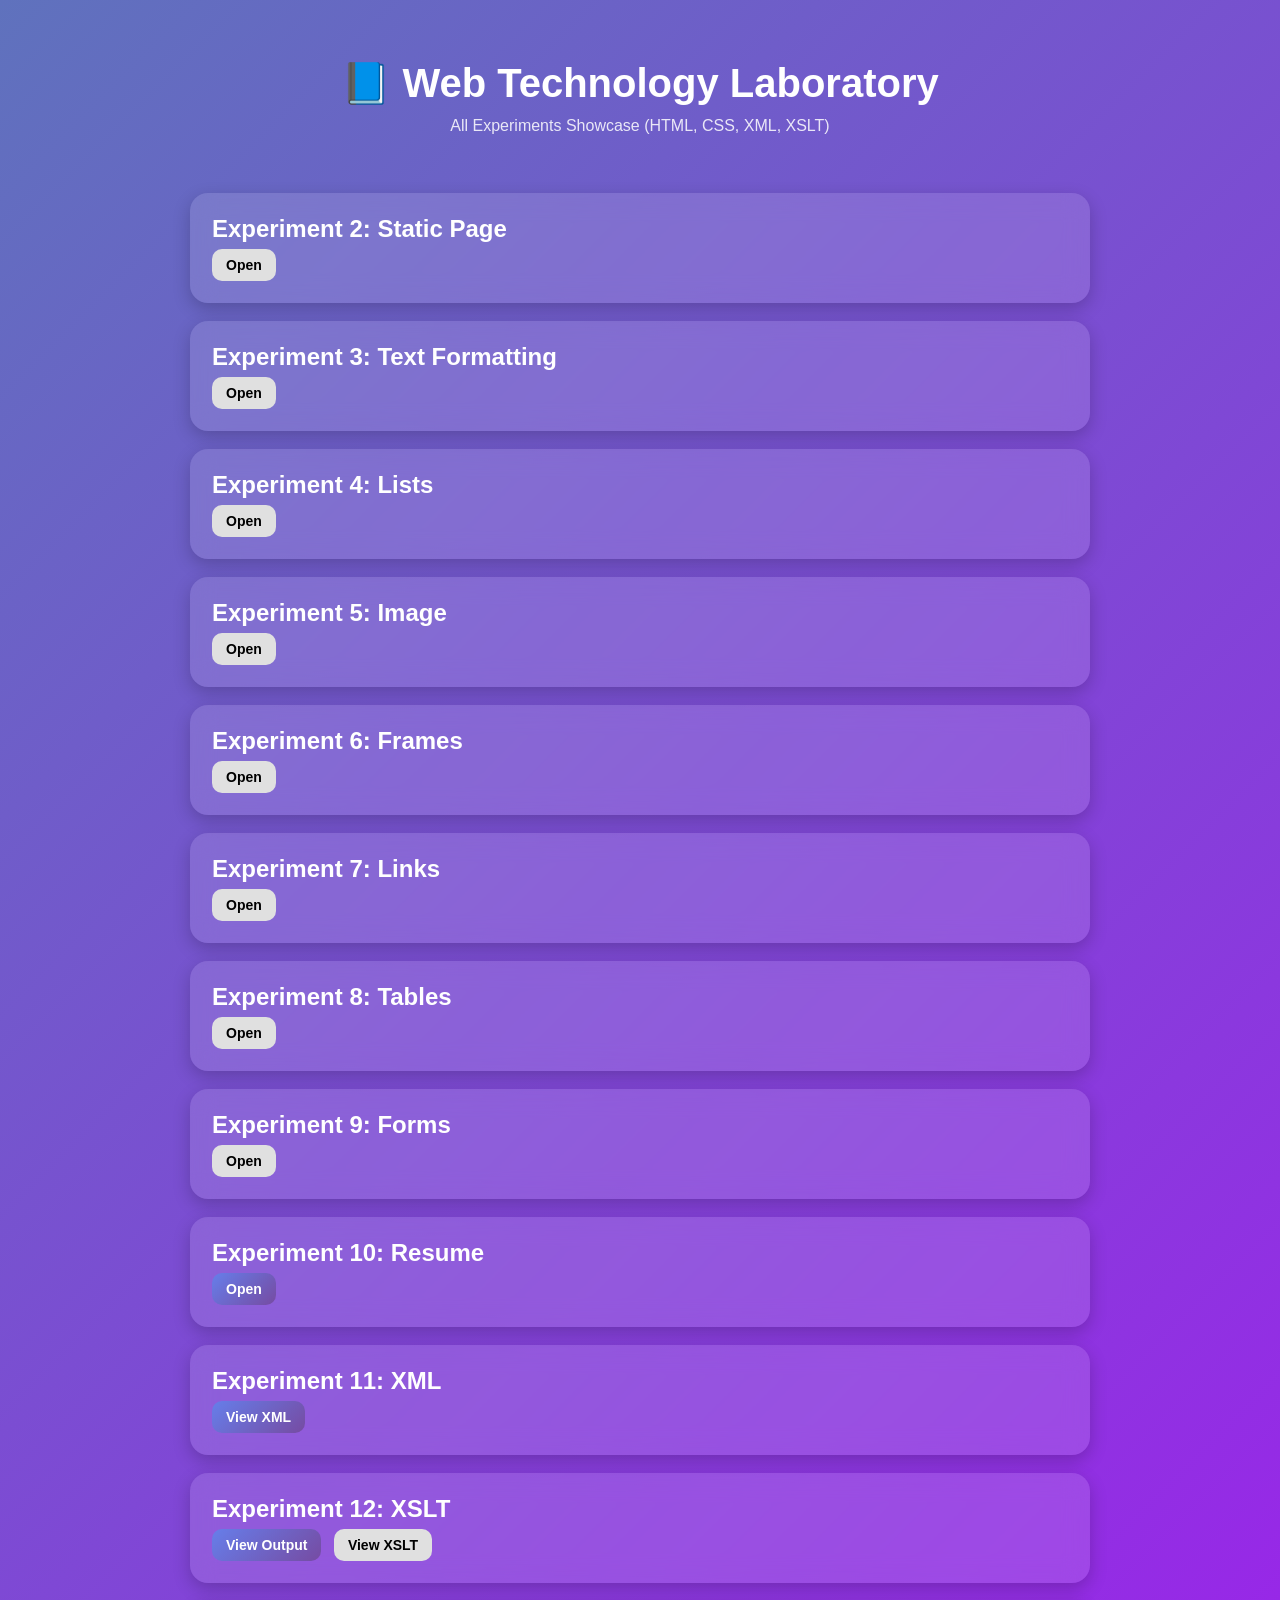
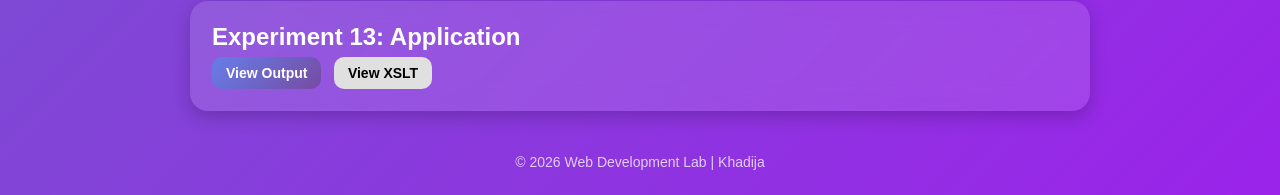
<file: web/index.html>
<!DOCTYPE html>
<html lang="en">
<head>
<meta charset="UTF-8">
<title>Web Development Lab</title>

<style>
* { margin:0; padding:0; box-sizing:border-box; }

body {
    font-family: 'Segoe UI', sans-serif;
    background: linear-gradient(135deg, #5f72bd, #9b23ea);
    color: white;
}

/* HEADER */
header {
    padding: 60px 20px 40px;
    text-align: center;
}

header h1 {
    font-size: 40px;
    margin-bottom: 10px;
}

header p {
    opacity: 0.85;
}

/* CONTAINER */
.container {
    width: 90%;
    max-width: 900px;
    margin: auto;
}

/* CARD */
.card {
    background: rgba(255,255,255,0.12);
    backdrop-filter: blur(12px);
    border-radius: 18px;
    padding: 22px;
    margin: 18px 0;
    transition: all 0.3s ease;
    box-shadow: 0 6px 18px rgba(0,0,0,0.2);
}

.card:hover {
    transform: translateY(-6px) scale(1.01);
}

/* TEXT */
.card h2 {
    margin-bottom: 6px;
}

.card p {
    font-size: 14px;
    opacity: 0.8;
    margin-bottom: 10px;
}

/* BUTTONS */
.btn {
    display: inline-block;
    padding: 8px 14px;
    border-radius: 10px;
    text-decoration: none;
    font-weight: bold;
    font-size: 14px;
    margin-right: 8px;
    transition: 0.2s;
}

.btn:hover {
    opacity: 0.9;
}

.raw {
    background: #e0e0e0;
    color: black;
}

.css {
    background: linear-gradient(135deg, #667eea, #764ba2);
    color: white;
}

/* FOOTER */
footer {
    text-align: center;
    padding: 25px;
    opacity: 0.75;
    font-size: 14px;
}
</style>

</head>

<body>

<header>
    <h1>📘 Web Technology Laboratory</h1>
    <p>All Experiments Showcase (HTML, CSS, XML, XSLT)</p>
</header>

<div class="container">

<div class="card">
<h2>Experiment 2: Static Page</h2>
<a href="expt2.html" class="btn raw">Open</a>
</div>

<div class="card">
<h2>Experiment 3: Text Formatting</h2>
<a href="expt3.html" class="btn raw">Open</a>
</div>

<div class="card">
<h2>Experiment 4: Lists</h2>
<a href="expt4.html" class="btn raw">Open</a>
</div>

<div class="card">
<h2>Experiment 5: Image</h2>
<a href="expt5image.html" class="btn raw">Open</a>
</div>

<div class="card">
<h2>Experiment 6: Frames</h2>
<a href="expt6frames.html" class="btn raw">Open</a>
</div>

<div class="card">
<h2>Experiment 7: Links</h2>
<a href="expt7link.html" class="btn raw">Open</a>
</div>

<div class="card">
<h2>Experiment 8: Tables</h2>
<a href="expt8table.html" class="btn raw">Open</a>
</div>

<div class="card">
<h2>Experiment 9: Forms</h2>
<a href="expt9form.html" class="btn raw">Open</a>
</div>

<div class="card">
<h2>Experiment 10: Resume</h2>
<a href="expt10resume1.html" class="btn css">Open</a>
</div>

<div class="card">
<h2>Experiment 11: XML</h2>
<a href="expt11student.xml" class="btn css">View XML</a>
</div>

<div class="card">
<h2>Experiment 12: XSLT</h2>
<a href="expt12students.xml" class="btn css">View Output</a>
<a href="expt12students.xsl" class="btn raw">View XSLT</a>
</div>

<div class="card">
<h2>Experiment 13: Application</h2>
<a href="expt13app.xml" class="btn css">View Output</a>
<a href="expt13app.xsl" class="btn raw">View XSLT</a>
</div>

</div>

<footer>
<p>© 2026 Web Development Lab | Khadija</p>
</footer>

</body>
</html>
</file>
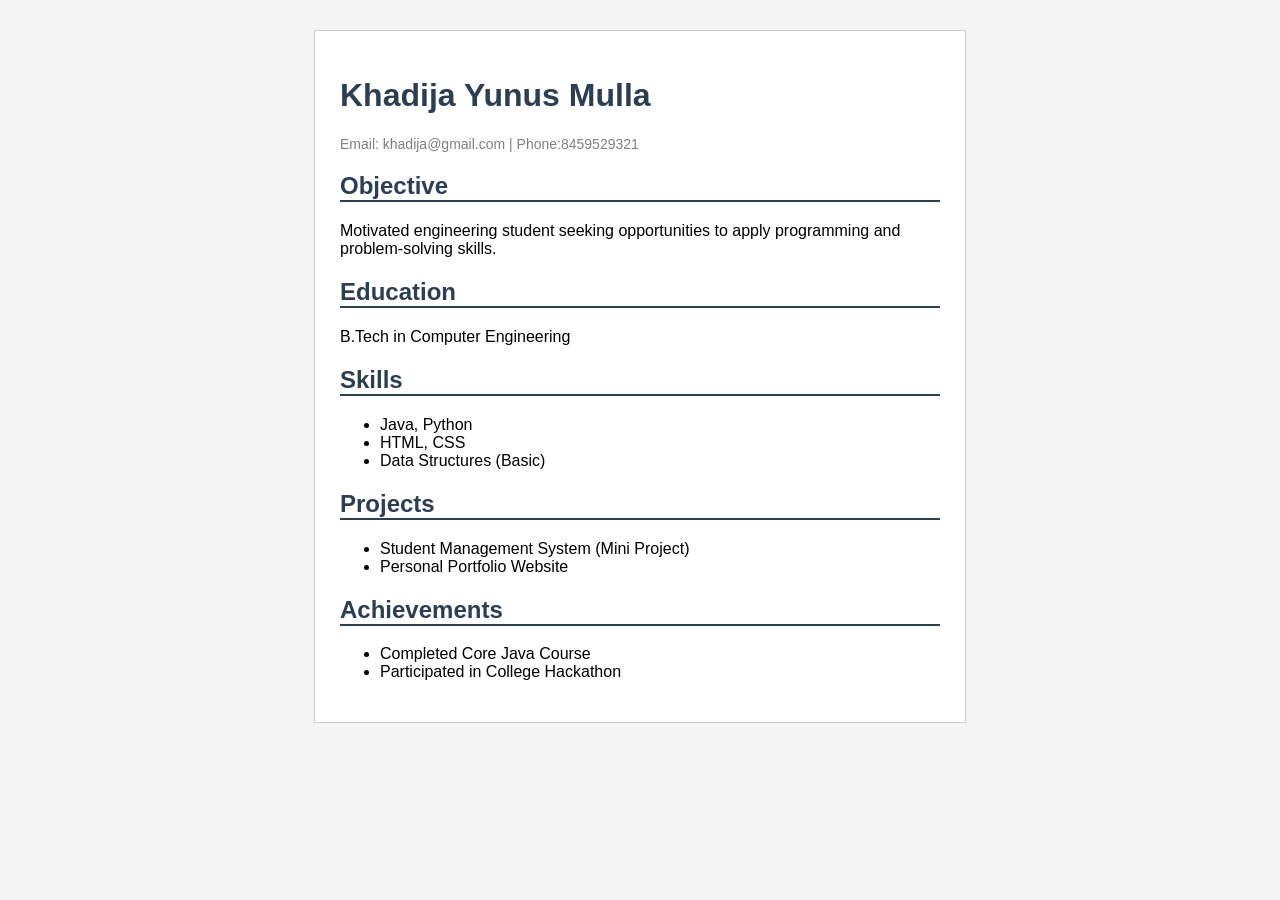
<file: web/expt10resume1.html>
<!DOCTYPE html>
<html>
<head>
    <title>Khadija Resume</title>
    <link rel="stylesheet" href="resume.css">
</head>
<body>

<div class="container">
    <h1>Khadija Yunus Mulla</h1>
    <p class="contact">Email: khadija@gmail.com | Phone:8459529321</p>

    <h2>Objective</h2>
    <p>Motivated engineering student seeking opportunities to apply programming and problem-solving skills.</p>

    <h2>Education</h2>
    <p>B.Tech in Computer Engineering</p>

    <h2>Skills</h2>
    <ul>
        <li>Java, Python</li>
        <li>HTML, CSS</li>
        <li>Data Structures (Basic)</li>
    </ul>

    <h2>Projects</h2>
    <ul>
        <li>Student Management System (Mini Project)</li>
        <li>Personal Portfolio Website</li>
    </ul>

    <h2>Achievements</h2>
    <ul>
        <li>Completed Core Java Course</li>
        <li>Participated in College Hackathon</li>
    </ul>

</div>

</body>
</html>
</file>
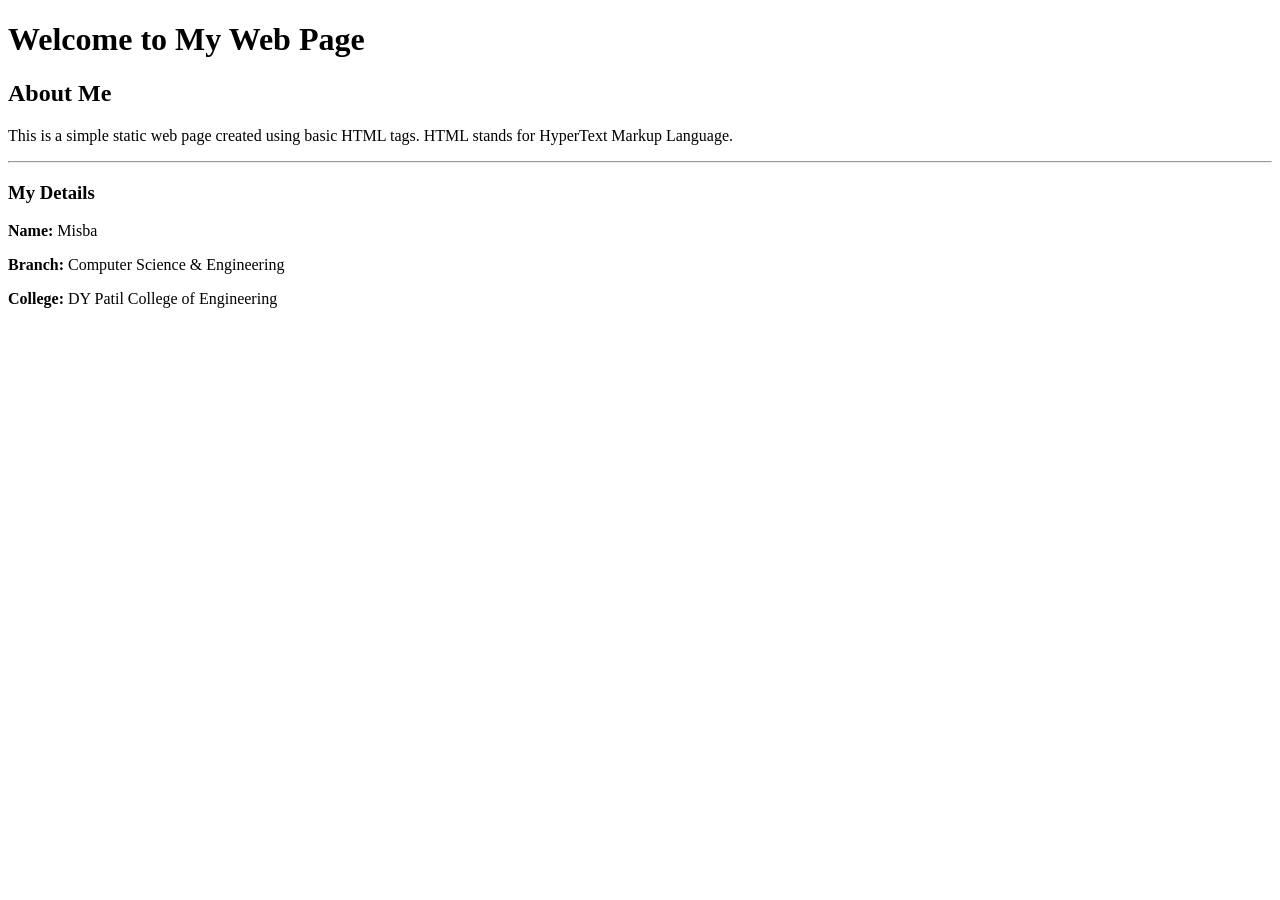
<file: web/expt2.html>
<!DOCTYPE html>
<html>
<head>
    <title>Experiment 2 - Static Web Page</title>
</head>
<body>

    <h1>Welcome to My Web Page</h1>
    <h2>About Me</h2>

    <p>
        This is a simple static web page created using basic HTML tags.
        HTML stands for HyperText Markup Language.
    </p>

    <hr>

    <h3>My Details</h3>
    <p><b>Name:</b> Misba</p>
    <p><b>Branch:</b> Computer Science & Engineering</p>
    <p><b>College:</b> DY Patil College of Engineering</p>

</body>
</html>
</file>
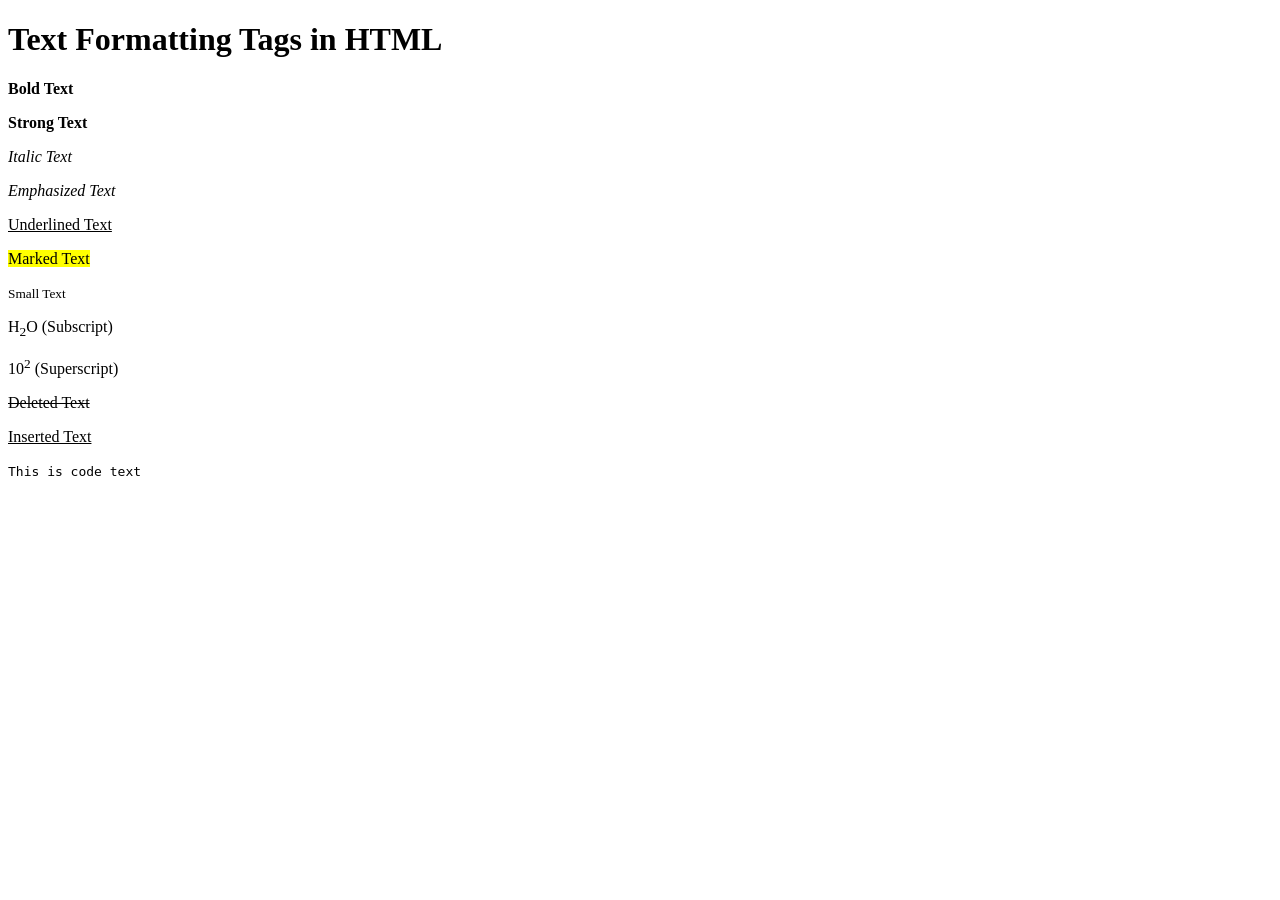
<file: web/expt3.html>
<!DOCTYPE html>
<html>
<head>
    <title>Experiment 3 - Text Formatting Tags</title>
</head>
<body>

    <h1>Text Formatting Tags in HTML</h1>

    <p><b>Bold Text</b></p>
    <p><strong>Strong Text</strong></p>

    <p><i>Italic Text</i></p>
    <p><em>Emphasized Text</em></p>

    <p><u>Underlined Text</u></p>

    <p><mark>Marked Text</mark></p>

    <p><small>Small Text</small></p>

    <p>H<sub>2</sub>O (Subscript)</p>
    <p>10<sup>2</sup> (Superscript)</p>

    <p><del>Deleted Text</del></p>
    <p><ins>Inserted Text</ins></p>

    <p><code>This is code text</code></p>

</body>
</html>
</file>
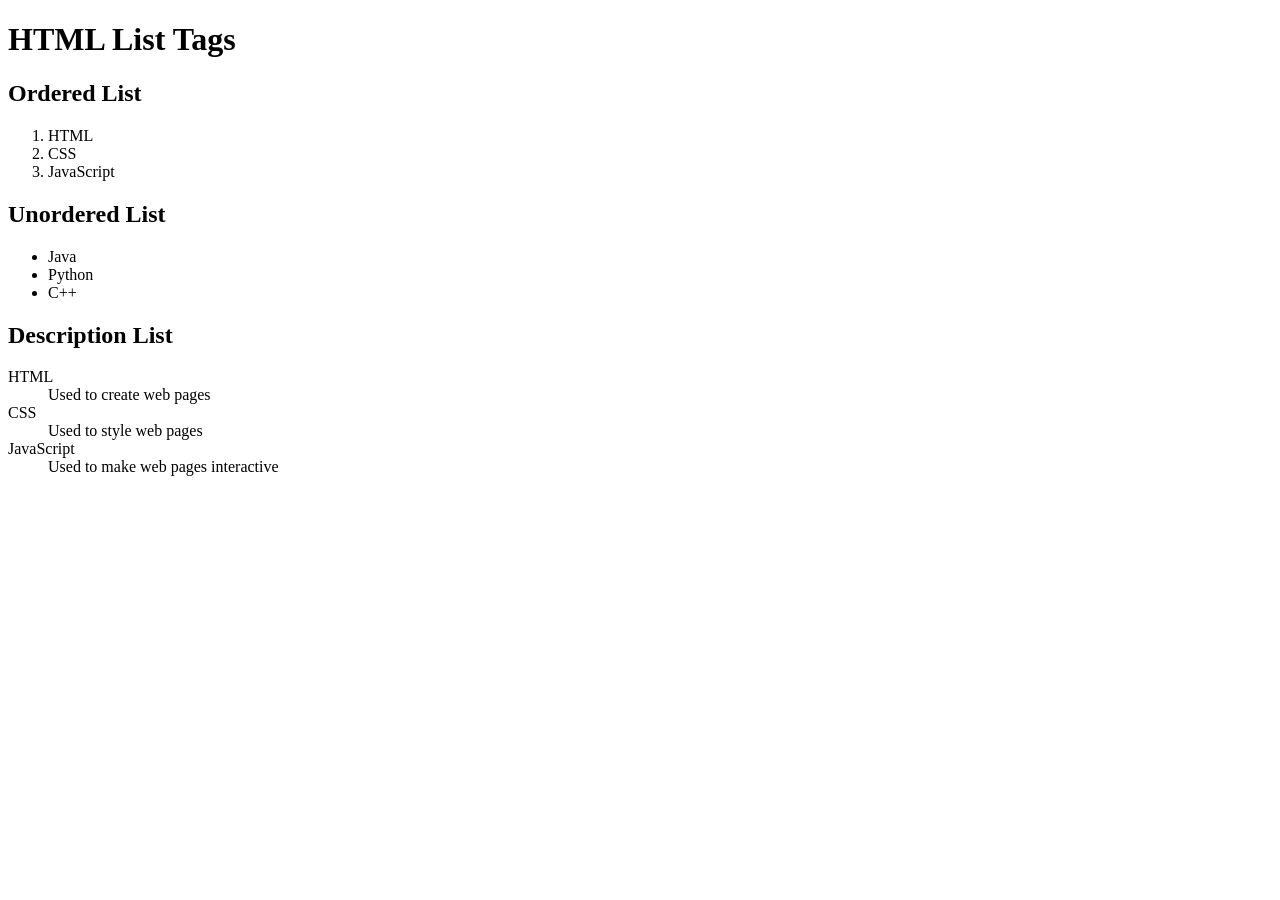
<file: web/expt4.html>
<!DOCTYPE html>
<html>
<head>
    <title>Experiment 4 - HTML Lists</title>
</head>
<body>

    <h1>HTML List Tags</h1>

    <h2>Ordered List</h2>
    <ol>
        <li>HTML</li>
        <li>CSS</li>
        <li>JavaScript</li>
    </ol>

    <h2>Unordered List</h2>
    <ul>
        <li>Java</li>
        <li>Python</li>
        <li>C++</li>
    </ul>

    <h2>Description List</h2>
    <dl>
        <dt>HTML</dt>
        <dd>Used to create web pages</dd>

        <dt>CSS</dt>
        <dd>Used to style web pages</dd>

        <dt>JavaScript</dt>
        <dd>Used to make web pages interactive</dd>
    </dl>

</body>
</html>
</file>
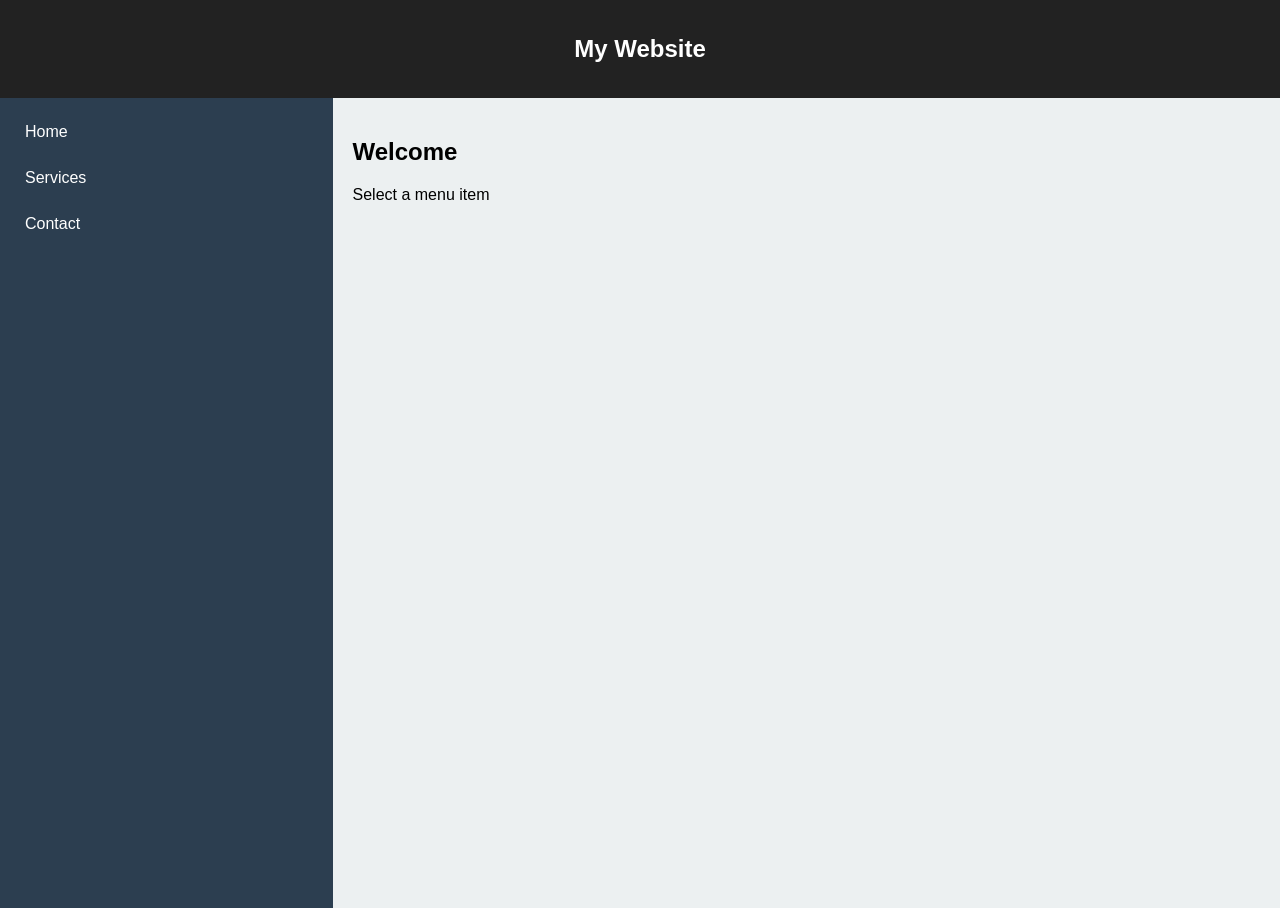
<file: web/expt6frames.html>
<!DOCTYPE html>
<html>
<head>
    <title>Another Layout</title>

    <style>
        body {
            margin: 0;
            font-family: Verdana, sans-serif;
        }

        /* Top Navbar */
        .navbar {
            background: #222;
            color: white;
            padding: 15px;
            text-align: center;
        }

        /* Layout */
        .container {
            display: flex;
            height: 90vh;
        }

        /* Sidebar */
        .sidebar {
            width: 25%;
            background: #2c3e50;
            padding: 15px;
        }

        .sidebar a {
            display: block;
            color: white;
            padding: 10px;
            margin-bottom: 8px;
            text-decoration: none;
            border-radius: 4px;
        }

        .sidebar a:hover {
            background: #1abc9c;
        }

        /* Content */
        .content {
            width: 75%;
            padding: 20px;
            background: #ecf0f1;
        }
    </style>

</head>

<body>

<!-- Navbar -->
<div class="navbar">
    <h2>My Website</h2>
</div>

<!-- Main Layout -->
<div class="container">

    <!-- Sidebar -->
    <div class="sidebar">
        <a href="#" onclick="change('home'); return false;">Home</a>
        <a href="#" onclick="change('services'); return false;">Services</a>
        <a href="#" onclick="change('contact'); return false;">Contact</a>
    </div>

    <!-- Content -->
    <div id="content" class="content">
        <h2>Welcome</h2>
        <p>Select a menu item</p>
    </div>

</div>

<script>
function change(page){
    let c = document.getElementById("content");

    if(page === "home"){
        c.innerHTML = "<h2>Home</h2><p>This is home section</p>";
    }
    else if(page === "services"){
        c.innerHTML = "<h2>Services</h2><p>Our services are listed here</p>";
    }
    else {
        c.innerHTML = "<h2>Contact</h2><p>Contact us here</p>";
    }
}
</script>

</body>
</html>
</file>
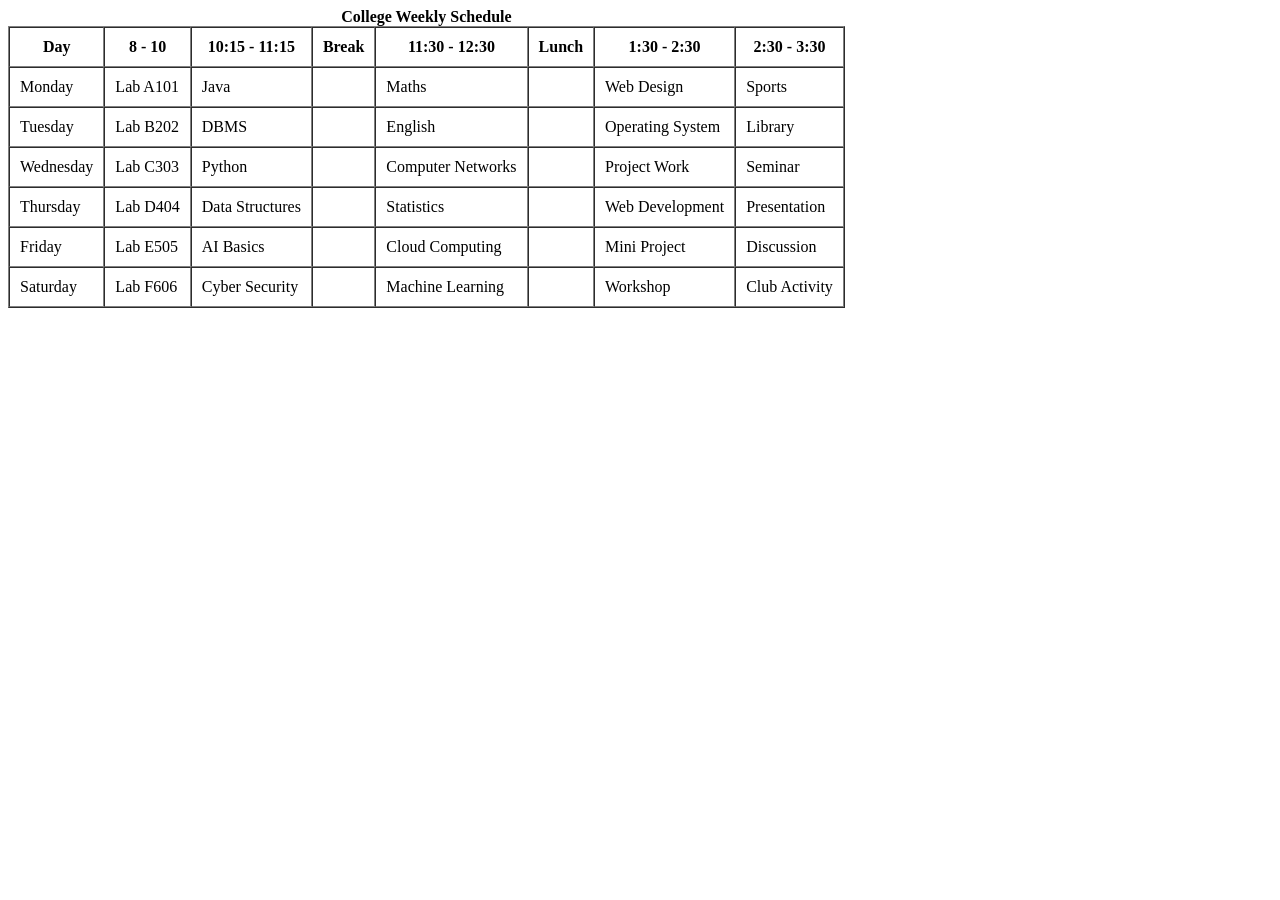
<file: web/expt8table.html>
<!DOCTYPE html>
<html>
<head>
    <title>College Schedule</title>
</head>

<body>

<table border="1" cellpadding="10" cellspacing="0">

<caption><b>College Weekly Schedule</b></caption>

<thead>
<tr>
<th>Day</th>
<th>8 - 10</th>
<th>10:15 - 11:15</th>
<th>Break</th>
<th>11:30 - 12:30</th>
<th>Lunch</th>
<th>1:30 - 2:30</th>
<th>2:30 - 3:30</th>
</tr>
</thead>

<tbody>

<tr>
<td>Monday</td>
<td>Lab A101</td>
<td>Java</td>
<td></td>
<td>Maths</td>
<td></td>
<td>Web Design</td>
<td>Sports</td>
</tr>

<tr>
<td>Tuesday</td>
<td>Lab B202</td>
<td>DBMS</td>
<td></td>
<td>English</td>
<td></td>
<td>Operating System</td>
<td>Library</td>
</tr>

<tr>
<td>Wednesday</td>
<td>Lab C303</td>
<td>Python</td>
<td></td>
<td>Computer Networks</td>
<td></td>
<td>Project Work</td>
<td>Seminar</td>
</tr>

<tr>
<td>Thursday</td>
<td>Lab D404</td>
<td>Data Structures</td>
<td></td>
<td>Statistics</td>
<td></td>
<td>Web Development</td>
<td>Presentation</td>
</tr>

<tr>
<td>Friday</td>
<td>Lab E505</td>
<td>AI Basics</td>
<td></td>
<td>Cloud Computing</td>
<td></td>
<td>Mini Project</td>
<td>Discussion</td>
</tr>

<tr>
<td>Saturday</td>
<td>Lab F606</td>
<td>Cyber Security</td>
<td></td>
<td>Machine Learning</td>
<td></td>
<td>Workshop</td>
<td>Club Activity</td>
</tr>

</tbody>

</table>

</body>
</html>
</file>
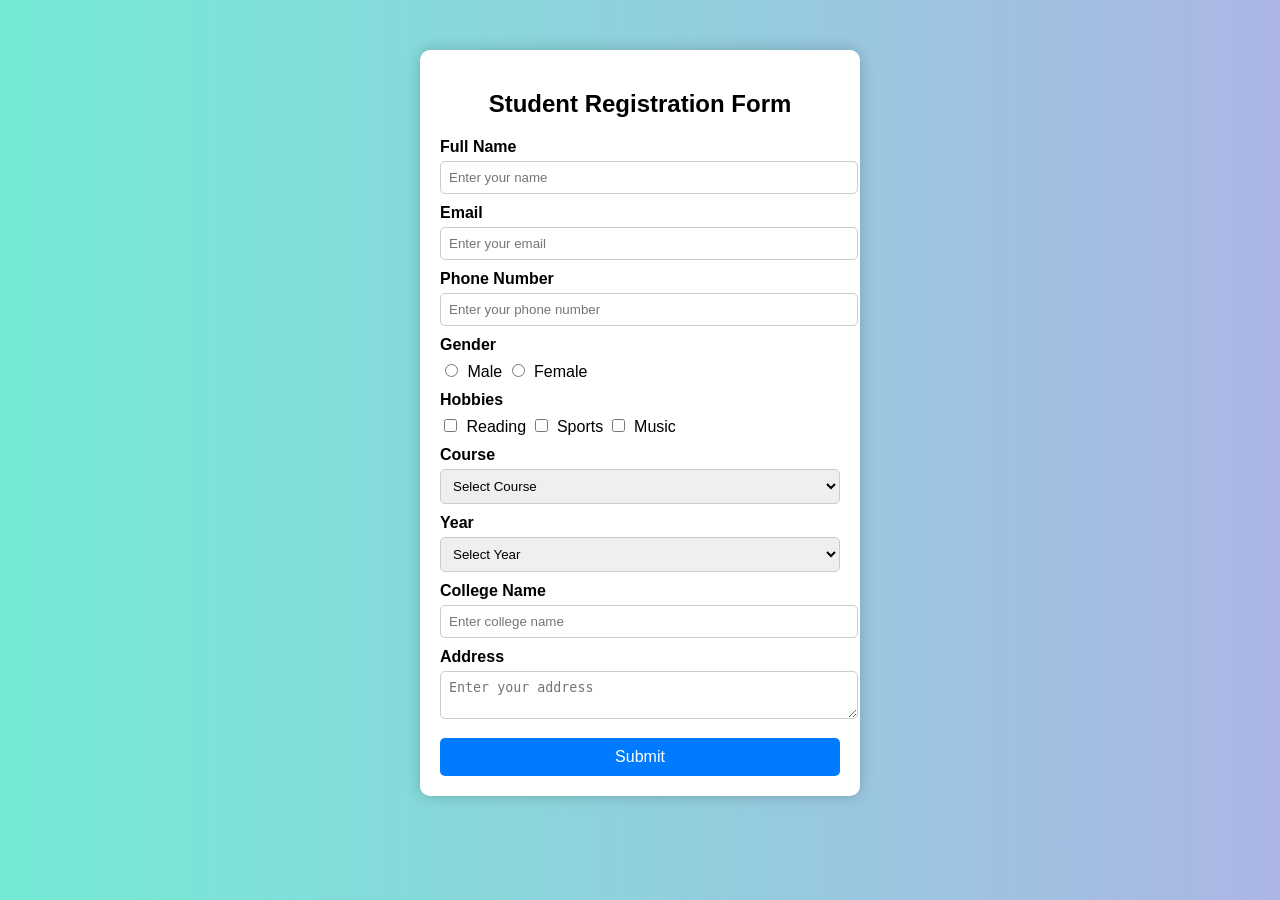
<file: web/expt9form.html>
<!DOCTYPE html>
<html lang="en">
<head>
    <meta charset="UTF-8">
    <title>Student Form</title>

    <style>
        body {
            font-family: Arial, sans-serif;
            background: linear-gradient(to right, #74ebd5, #ACB6E5);
        }

        .container {
            width: 400px;
            margin: 50px auto;
            background: white;
            padding: 20px;
            border-radius: 10px;
            box-shadow: 0px 0px 15px rgba(0,0,0,0.2);
        }

        h2 {
            text-align: center;
            margin-bottom: 20px;
        }

        label {
            display: block;
            margin-top: 10px;
            font-weight: bold;
        }

        input, select, textarea {
            width: 100%;
            padding: 8px;
            margin-top: 5px;
            border-radius: 5px;
            border: 1px solid #ccc;
        }

        .gender, .hobbies {
            margin-top: 5px;
        }

        .gender input, .hobbies input {
            width: auto;
            margin-right: 5px;
        }

        button {
            width: 100%;
            padding: 10px;
            margin-top: 15px;
            background: #007BFF;
            color: white;
            border: none;
            border-radius: 5px;
            font-size: 16px;
            cursor: pointer;
        }

        button:hover {
            background: #0056b3;
        }
    </style>

</head>
<body>

<div class="container">
    <h2>Student Registration Form</h2>

    <form>
        <label>Full Name</label>
        <input type="text" placeholder="Enter your name" required>

        <label>Email</label>
        <input type="email" placeholder="Enter your email" required>

        <label>Phone Number</label>
        <input type="tel" placeholder="Enter your phone number">

        <label>Gender</label>
        <div class="gender">
            <input type="radio" name="gender"> Male
            <input type="radio" name="gender"> Female
        </div>

        <label>Hobbies</label>
        <div class="hobbies">
            <input type="checkbox"> Reading
            <input type="checkbox"> Sports
            <input type="checkbox"> Music
        </div>

        <label>Course</label>
        <select>
            <option>Select Course</option>
            <option>B.Tech</option>
            <option>BCA</option>
        </select>

        <label>Year</label>
        <select>
            <option>Select Year</option>
            <option>1st Year</option>
            <option>2nd Year</option>
            <option>3rd Year</option>
            <option>4th Year</option>
        </select>

        <label>College Name</label>
        <input type="text" placeholder="Enter college name">

        <label>Address</label>
        <textarea placeholder="Enter your address"></textarea>

        <button type="submit">Submit</button>
    </form>
</div>

</body>
</html>
</file>
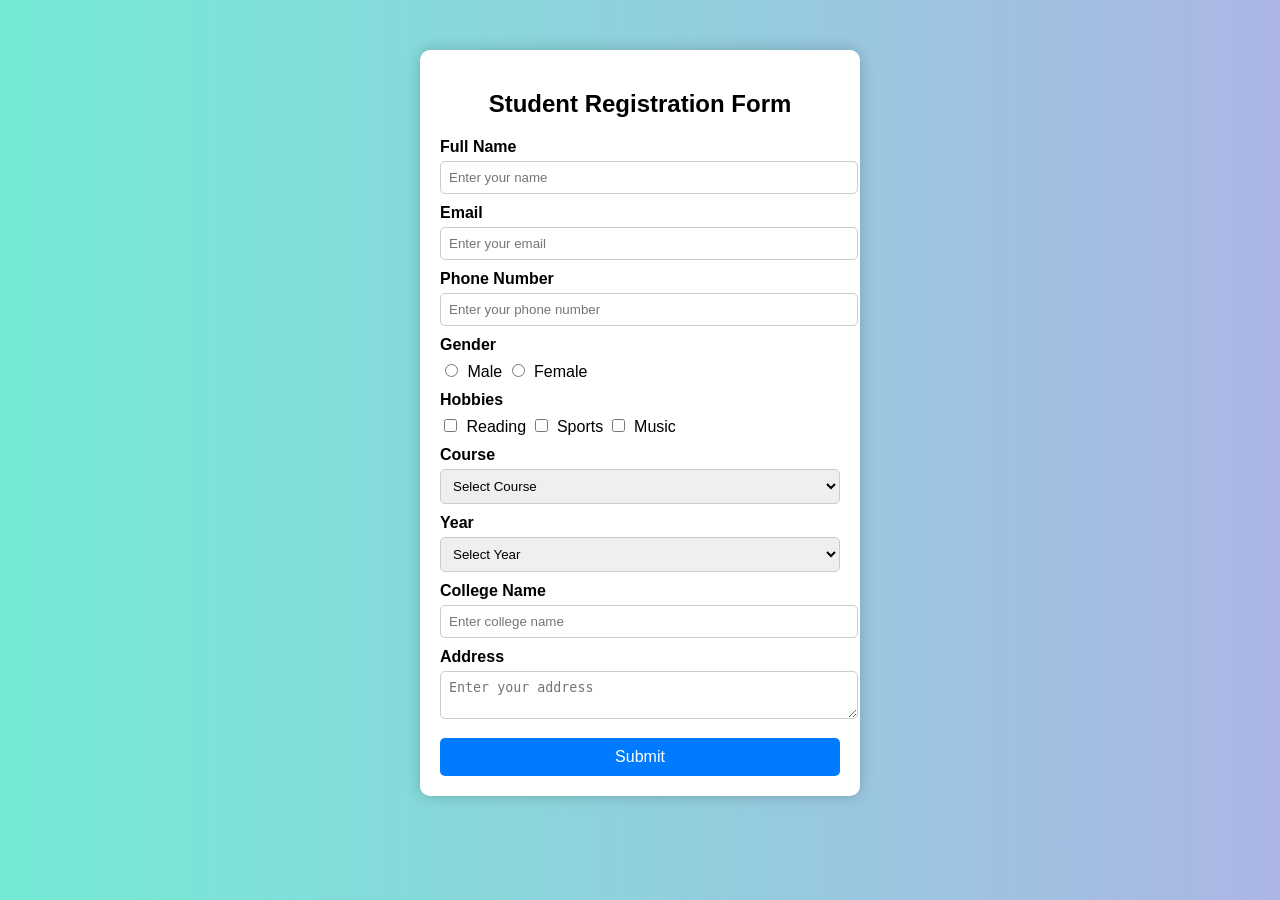
<file: web/form.html>
<!DOCTYPE html>
<html lang="en">
<head>
    <meta charset="UTF-8">
    <title>Student Form</title>

    <style>
        body {
            font-family: Arial, sans-serif;
            background: linear-gradient(to right, #74ebd5, #ACB6E5);
        }

        .container {
            width: 400px;
            margin: 50px auto;
            background: white;
            padding: 20px;
            border-radius: 10px;
            box-shadow: 0px 0px 15px rgba(0,0,0,0.2);
        }

        h2 {
            text-align: center;
            margin-bottom: 20px;
        }

        label {
            display: block;
            margin-top: 10px;
            font-weight: bold;
        }

        input, select, textarea {
            width: 100%;
            padding: 8px;
            margin-top: 5px;
            border-radius: 5px;
            border: 1px solid #ccc;
        }

        .gender, .hobbies {
            margin-top: 5px;
        }

        .gender input, .hobbies input {
            width: auto;
            margin-right: 5px;
        }

        button {
            width: 100%;
            padding: 10px;
            margin-top: 15px;
            background: #007BFF;
            color: white;
            border: none;
            border-radius: 5px;
            font-size: 16px;
            cursor: pointer;
        }

        button:hover {
            background: #0056b3;
        }
    </style>

</head>
<body>

<div class="container">
    <h2>Student Registration Form</h2>

    <form>
        <label>Full Name</label>
        <input type="text" placeholder="Enter your name" required>

        <label>Email</label>
        <input type="email" placeholder="Enter your email" required>

        <label>Phone Number</label>
        <input type="tel" placeholder="Enter your phone number">

        <label>Gender</label>
        <div class="gender">
            <input type="radio" name="gender"> Male
            <input type="radio" name="gender"> Female
        </div>

        <label>Hobbies</label>
        <div class="hobbies">
            <input type="checkbox"> Reading
            <input type="checkbox"> Sports
            <input type="checkbox"> Music
        </div>

        <label>Course</label>
        <select>
            <option>Select Course</option>
            <option>B.Tech</option>
            <option>BCA</option>
        </select>

        <label>Year</label>
        <select>
            <option>Select Year</option>
            <option>1st Year</option>
            <option>2nd Year</option>
            <option>3rd Year</option>
            <option>4th Year</option>
        </select>

        <label>College Name</label>
        <input type="text" placeholder="Enter college name">

        <label>Address</label>
        <textarea placeholder="Enter your address"></textarea>

        <button type="submit">Submit</button>
    </form>
</div>

</body>
</html>
</file>
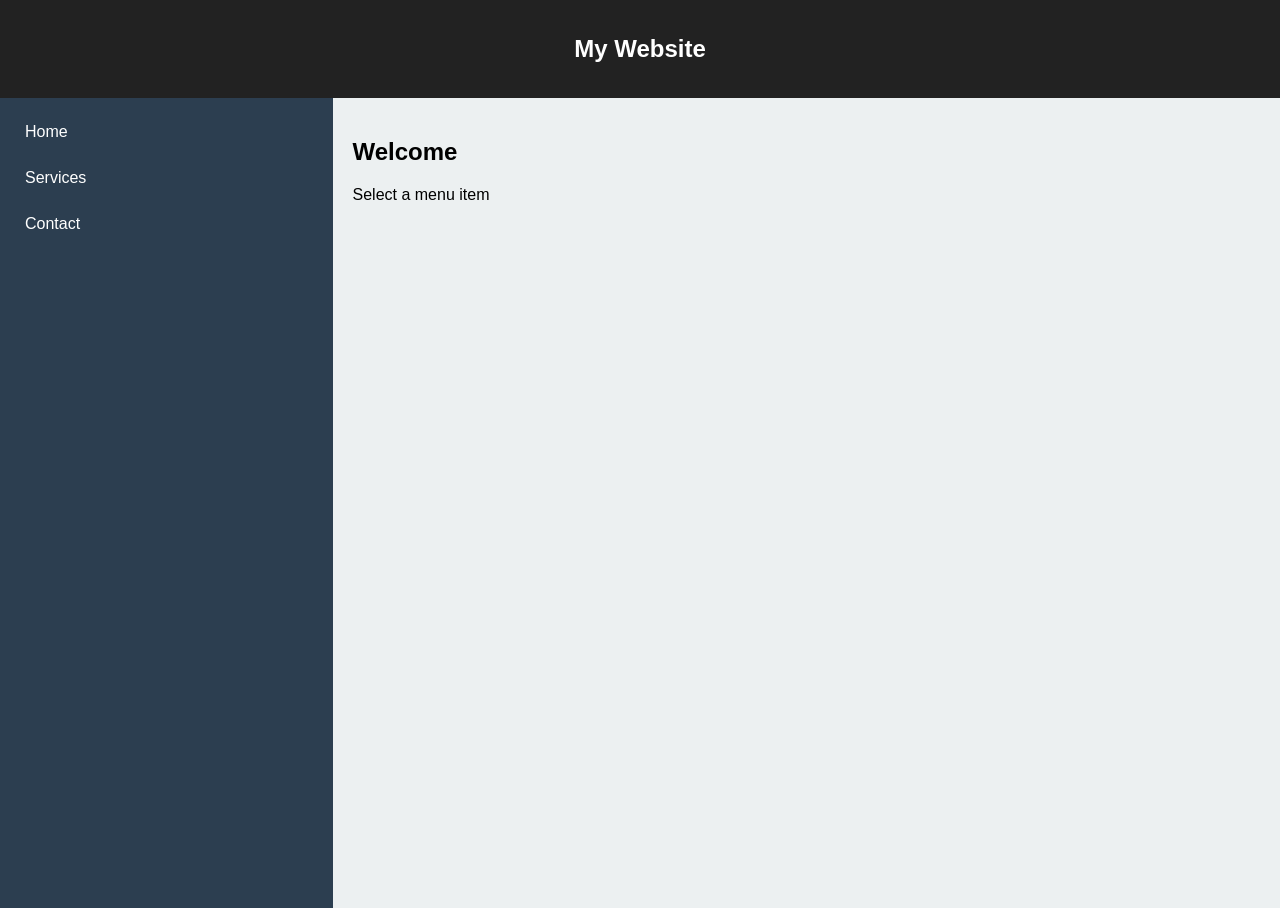
<file: web/frames.html>
<!DOCTYPE html>
<html>
<head>
    <title>Another Layout</title>

    <style>
        body {
            margin: 0;
            font-family: Verdana, sans-serif;
        }

        /* Top Navbar */
        .navbar {
            background: #222;
            color: white;
            padding: 15px;
            text-align: center;
        }

        /* Layout */
        .container {
            display: flex;
            height: 90vh;
        }

        /* Sidebar */
        .sidebar {
            width: 25%;
            background: #2c3e50;
            padding: 15px;
        }

        .sidebar a {
            display: block;
            color: white;
            padding: 10px;
            margin-bottom: 8px;
            text-decoration: none;
            border-radius: 4px;
        }

        .sidebar a:hover {
            background: #1abc9c;
        }

        /* Content */
        .content {
            width: 75%;
            padding: 20px;
            background: #ecf0f1;
        }
    </style>

</head>

<body>

<!-- Navbar -->
<div class="navbar">
    <h2>My Website</h2>
</div>

<!-- Main Layout -->
<div class="container">

    <!-- Sidebar -->
    <div class="sidebar">
        <a href="#" onclick="change('home'); return false;">Home</a>
        <a href="#" onclick="change('services'); return false;">Services</a>
        <a href="#" onclick="change('contact'); return false;">Contact</a>
    </div>

    <!-- Content -->
    <div id="content" class="content">
        <h2>Welcome</h2>
        <p>Select a menu item</p>
    </div>

</div>

<script>
function change(page){
    let c = document.getElementById("content");

    if(page === "home"){
        c.innerHTML = "<h2>Home</h2><p>This is home section</p>";
    }
    else if(page === "services"){
        c.innerHTML = "<h2>Services</h2><p>Our services are listed here</p>";
    }
    else {
        c.innerHTML = "<h2>Contact</h2><p>Contact us here</p>";
    }
}
</script>

</body>
</html>
</file>
<file: web/resume.css>
body {
    font-family: Arial;
    background-color: #f4f4f4;
}

.container {
    width: 600px;
    margin: 30px auto;
    background: white;
    padding: 25px;
    border: 1px solid #ccc;
}

h1 {
    color: #2c3e50;
}

.contact {
    color: gray;
    font-size: 14px;
}

h2 {
    border-bottom: 2px solid #2c3e50;
    color: #2c3e50;
    margin-top: 20px;
}
</file>
